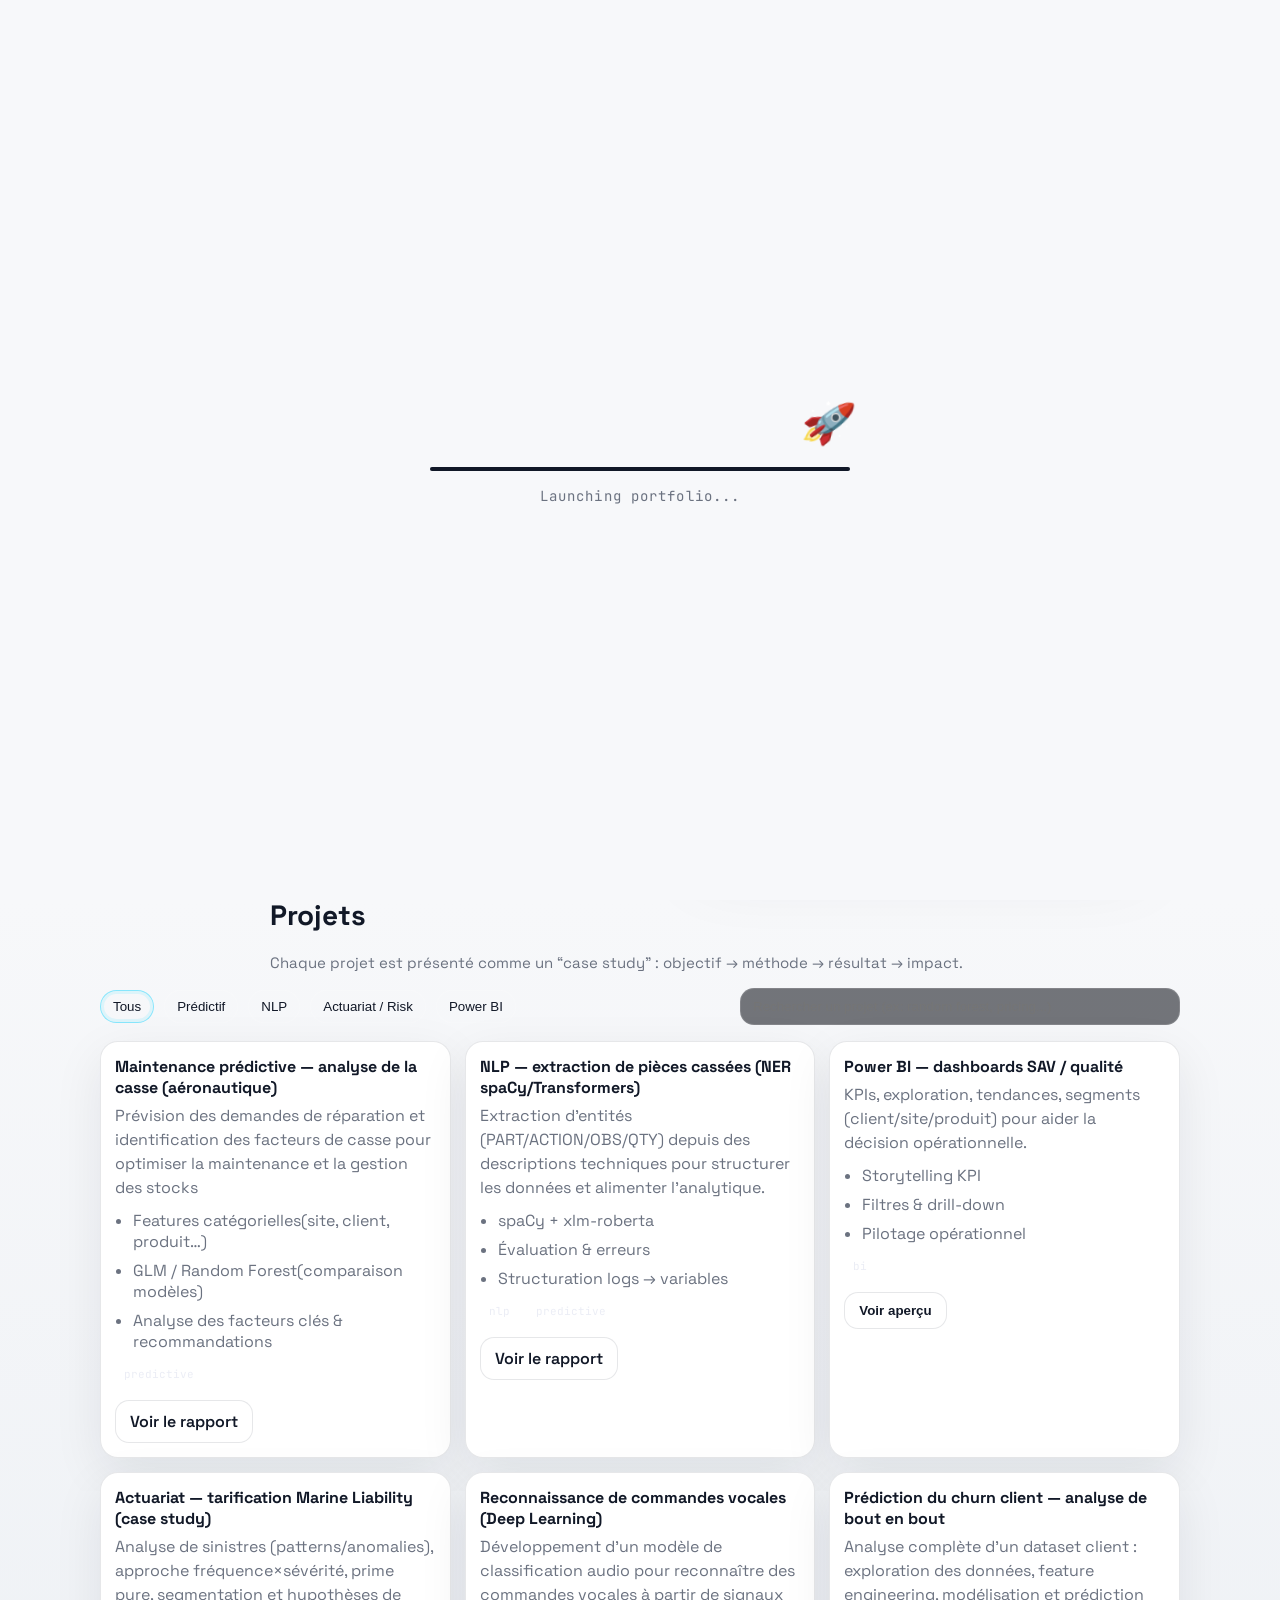
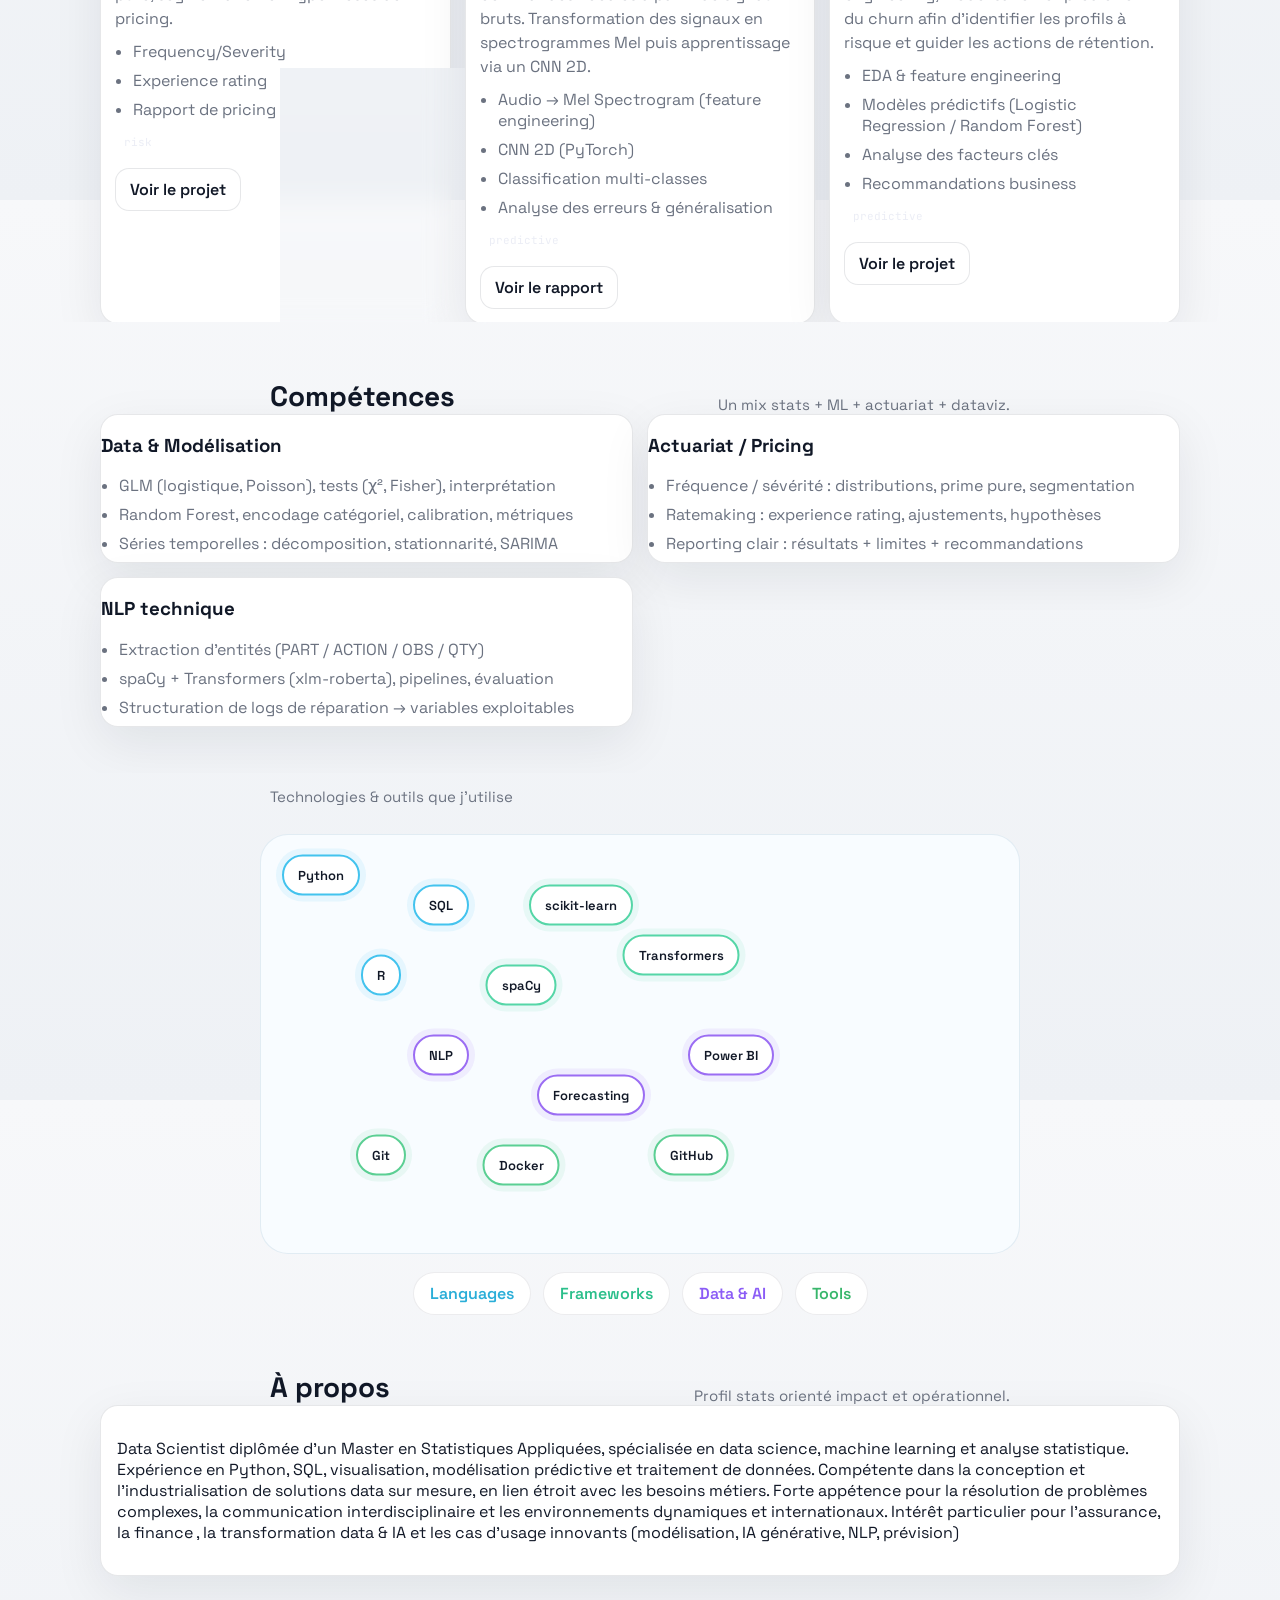
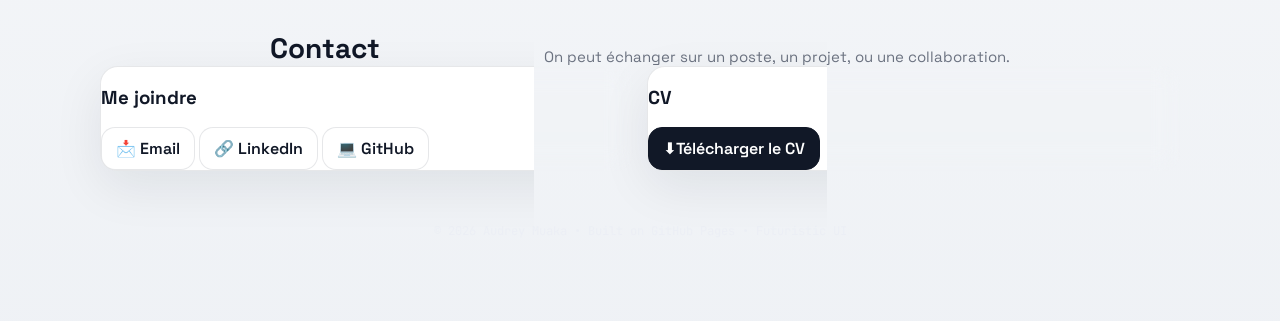
<file: index.html>
<!doctype html>
<html lang="fr" data-lang="fr">
<head>
  <meta charset="utf-8" />
  <meta name="viewport" content="width=device-width,initial-scale=1" />
  <meta name="description" content="Portfolio - Audrey Muaka | Data Scientist" />
  <title>Audrey Muaka — Portfolio</title>

  <link rel="preconnect" href="https://fonts.googleapis.com">
  <link rel="preconnect" href="https://fonts.gstatic.com" crossorigin>
  <link href="https://fonts.googleapis.com/css2?family=Space+Grotesk:wght@400;500;600;700&family=JetBrains+Mono:wght@400;500;700&display=swap" rel="stylesheet">

  <link rel="stylesheet" href="./style.css?v=20" />
</head>

<body>
  
  <!-- <div id="preloader">

  <div class="loader-content">

    <h1 class="loader-name">Audrey Muaka</h1>

    <div class="loader-bar">
      <div class="loader-progress"></div>
    </div>

  </div>

</div> -->

  <div id="preloader">
  <div class="loader-scene">
    <div class="rocket">🚀</div>
    <div class="loader-line"></div>
    <p class="loader-text">Launching portfolio...</p>
  </div>
</div>


  <!-- background effects -->
  <div class="bg-grid" aria-hidden="true"></div>
  <div class="bg-orb orb-1" aria-hidden="true"></div>
  <div class="bg-orb orb-2" aria-hidden="true"></div>
  <div class="noise" aria-hidden="true"></div>

  <header class="topbar">
    <div class="brand">
      <span class="logo-dot"></span>
      <span class="brand-name">Audrey Muaka</span>
      <span class="brand-tag">/ portfolio</span>
    </div>

  <!--  <nav class="nav">
      <a href="#projects" data-i18n="nav_projects">Projets</a>
      <a href="#skills" data-i18n="nav_skills">Compétences</a>
      <a href="#about" data-i18n="nav_about">À propos</a>
      <a href="#contact" data-i18n="nav_contact">Contact</a>

      <button class="btn btn-ghost" id="langBtn" type="button" aria-label="Language switch">
        FR / EN
      </button>
    </nav>-->

<nav class="nav">
  <button class="menu-toggle" id="menuToggle" type="button" aria-label="Ouvrir le menu">
    ☰
  </button>

  <div class="nav-links" id="navLinks">
    <a href="#projects" data-i18n="nav_projects">Projets</a>
    <a href="#skills" data-i18n="nav_skills">Compétences</a>
    <a href="#about" data-i18n="nav_about">À propos</a>
    <a href="#contact" data-i18n="nav_contact">Contact</a>

    <button class="btn btn-ghost" id="langBtn" type="button" aria-label="Language switch">
      FR / EN
    </button>
  </div>
</nav>
    
  </header>

  <main class="container">
    <!-- HERO -->
    <section class="hero">
      <div class="hero-left">
        <!-- <p class="eyebrow" data-i18n="hero_eyebrow">Data Scientist • Statistiques • NLP • Prédictif</p>-->

        <h1 class="title">
          <span id="heroType"></span>
           <!-- <span class="cursor" aria-hidden="true"></span> -->
        </h1>

       <!-- <p class="subtitle" data-i18n="hero_subtitle">
          Focus : maintenance prédictive (aéronautique), extraction d’informations (NLP),
          modélisation (GLM/RF), séries temporelles, dashboards Power BI, et projets actuariat (pricing).
        </p> -->

      <!--  <div class="typing">
          <span class="mono" data-i18n="hero_now">Actuellement :</span>
          <span class="mono" id="typeTarget"></span>
          <span class="cursor" aria-hidden="true"></span>  
        </div>-->

        <div class="hero-cta">
          <a class="btn btn-primary" href="#projects" data-i18n="hero_cta_projects">Voir les projets</a>
          <a class="btn btn-glass" href="#contact" data-i18n="hero_cta_contact">Me contacter</a>
        </div>
      </div>
<!--
        <div class="chips">
          <span class="chip">Python</span>
          <span class="chip">R</span>
          <span class="chip">Power BI</span>
          <span class="chip">spaCy / Transformers</span>
          <span class="chip">GLM</span>
          <span class="chip">Random Forest</span>
        </div>
      </div>
-->
      
      <div class="hero-right">
        <div class="hero-visual">
          <img src="data-hero.png" alt="Illustration data scientist" class="hero-illustration">
        </div>
      </div>
    </section>
 <!--       
      <div class="hero-right">
        <div class="card glass profile-card">
          <div class="profile-top">
            <div class="avatar" aria-hidden="true">
              <div class="avatar-ring"></div>
              <div class="avatar-core"></div>
            </div>
            <div>
              <p class="name">Audrey Muaka</p>
              <p class="role mono" data-i18n="hero_role">Data Scientist • Statistiques</p>
            </div>
          </div>

          <div class="divider"></div>

          <div class="kv">
            <div class="kv-row">
              <span class="kv-k mono" data-i18n="kv_specialties_k">Spécialités</span>
              <span class="kv-v" data-i18n="kv_specialties_v">Prédictif • NLP • QA data • Time series • Pricing</span>
            </div>
            <div class="kv-row">
              <span class="kv-k mono" data-i18n="kv_domains_k">Domaines</span>
              <span class="kv-v" data-i18n="kv_domains_v">Aéronautique • Risk/Assurance • Industrie</span>
            </div>
            <div class="kv-row">
              <span class="kv-k mono" data-i18n="kv_stack_k">Stack</span>
              <span class="kv-v">pandas • scikit-learn • spaCy • Power BI • SQL</span>
            </div>
          </div>

          <div class="divider"></div>

          <div class="quicklinks">
           
            <a class="ql" href="#" target="_blank" rel="noreferrer" data-i18n="link_linkedin">LinkedIn</a>
            <a class="ql" href="https://github.com/admmuaka" target="_blank" rel="noreferrer">GitHub</a>
            <a class="ql" href="#contact" data-i18n="link_email">Email</a>
          </div>
        </div>

        <div class="card glass mini-stats">
          <div class="stat">
            <p class="stat-k mono" data-i18n="stat_projects_k">Projets</p>
            <p class="stat-v" id="statProjects">—</p>
          </div>
          <div class="stat">
            <p class="stat-k mono" data-i18n="stat_focus_k">Focus</p>
            <p class="stat-v" data-i18n="stat_focus_v">Predictive / Actuarial</p>
          </div>
          <div class="stat">
            <p class="stat-k mono" data-i18n="stat_avail_k">Expérience</p>
            <p class="stat-v" data-i18n="stat_avail_v">CDI / CDD / VIE</p>
          </div>
        </div>
      </div>
    </section>
-->
   
    <!-- PROJECTS -->
    <section id="projects" class="section">
      <div class="section-head">
        <h2 data-i18n="projects_title">Projets</h2>
        <p class="section-sub" data-i18n="projects_sub">
          Chaque projet est présenté comme un “case study” : objectif → méthode → résultat → impact.
        </p>
      </div>

      <div class="toolbar">
        <div class="filters">
          <button class="pill active" data-filter="all" data-i18n="filter_all">Tous</button>
          <button class="pill" data-filter="predictive" data-i18n="filter_predictive">Prédictif</button>
          <button class="pill" data-filter="nlp" data-i18n="filter_nlp">NLP</button>
          <button class="pill" data-filter="risk" data-i18n="filter_risk">Actuariat / Risk</button>
          <button class="pill" data-filter="bi" data-i18n="filter_bi">Power BI</button>
        </div>
        <div class="search">
          <input id="searchInput" type="search" data-i18n-placeholder="search_placeholder" placeholder="Rechercher un projet (ex: random forest, pricing...)" />
        </div>
      </div>

      <div class="grid" id="projectsGrid" aria-live="polite"></div>
    </section>

    <!-- SKILLS -->
    <section id="skills" class="section">
      <div class="section-head">
        <h2 data-i18n="skills_title">Compétences</h2>
        <p class="section-sub" data-i18n="skills_sub">Un mix stats + ML + actuariat + dataviz.</p>
      </div>

      <div class="grid-2">
        <div class="card glass">
          <h3 data-i18n="skills_modeling_title">Data & Modélisation</h3>
          <ul class="list">
            <li data-i18n="skills_modeling_1">GLM (logistique, Poisson), tests (χ², Fisher), interprétation</li>
            <li data-i18n="skills_modeling_2">Random Forest, encodage catégoriel, calibration, métriques</li>
            <li data-i18n="skills_modeling_3">Séries temporelles : décomposition, stationnarité, SARIMA</li>
          </ul>
        </div>

        <div class="card glass">
          <h3 data-i18n="skills_act_title">Actuariat / Pricing</h3>
          <ul class="list">
            <li data-i18n="skills_act_1">Fréquence / sévérité : distributions, prime pure, segmentation</li>
            <li data-i18n="skills_act_2">Ratemaking : experience rating, ajustements, hypothèses</li>
            <li data-i18n="skills_act_3">Reporting clair : résultats + limites + recommandations</li>
          </ul>
        </div>

        <div class="card glass">
          <h3 data-i18n="skills_nlp_title">NLP technique</h3>
          <ul class="list">
            <li data-i18n="skills_nlp_1">Extraction d’entités (PART / ACTION / OBS / QTY)</li>
            <li data-i18n="skills_nlp_2">spaCy + Transformers (xlm-roberta), pipelines, évaluation</li>
            <li data-i18n="skills_nlp_3">Structuration de logs de réparation → variables exploitables</li>
          </ul>
        </div>

       <!-- <div class="card glass">
          <h3 data-i18n="skills_tools_title">Outils</h3>
          <div class="badges">
            <span class="badge">Python</span>
            <span class="badge">R</span>
            <span class="badge">SQL</span>
            <span class="badge">pandas</span>
            <span class="badge">scikit-learn</span>
            <span class="badge">spaCy</span>
            <span class="badge">Power BI</span>
            <span class="badge">Git</span>
            <span class="badge">Docker</span>
          </div> 
        </div> -->
      </div>
    </section>


    <!-- SKILLS NETWORK -->

  <section id="skills-network" class="section">
  <div class="section-head">
    <!--<h2>Compétences</h2> -->
    <p class="section-sub" data-i18n="skills_tools_title">Technologies & outils que j’utilise</p>
  </div>

  <div class="skills-map">
    <div class="skill-node lang" style="top: 40px; left: 60px;">Python</div>
    <div class="skill-node lang" style="top: 70px; left: 180px;">SQL</div>
    <div class="skill-node lang" style="top: 140px; left: 120px;">R</div>

    <div class="skill-node framework" style="top: 70px; left: 320px;">scikit-learn</div>
    <div class="skill-node framework" style="top: 150px; left: 260px;">spaCy</div>
    <div class="skill-node framework" style="top: 120px; left: 420px;">Transformers</div>

    <div class="skill-node data" style="top: 220px; left: 180px;">NLP</div>
    <div class="skill-node data" style="top: 260px; left: 330px;">Forecasting</div>
    <div class="skill-node data" style="top: 220px; left: 470px;">Power BI</div>

    <div class="skill-node tool" style="top: 320px; left: 120px;">Git</div>
    <div class="skill-node tool" style="top: 330px; left: 260px;">Docker</div>
    <div class="skill-node tool" style="top: 320px; left: 430px;">GitHub</div>

    <svg class="skills-lines" viewBox="0 0 700 420" preserveAspectRatio="none">
      <line x1="90" y1="60" x2="210" y2="90" />
      <line x1="210" y1="90" x2="150" y2="160" />
      <line x1="210" y1="90" x2="350" y2="95" />
      <line x1="350" y1="95" x2="290" y2="175" />
      <line x1="350" y1="95" x2="450" y2="140" />
      <line x1="290" y1="175" x2="210" y2="245" />
      <line x1="290" y1="175" x2="360" y2="285" />
      <line x1="450" y1="140" x2="500" y2="245" />
      <line x1="210" y1="245" x2="150" y2="345" />
      <line x1="360" y1="285" x2="280" y2="350" />
      <line x1="500" y1="245" x2="460" y2="340" />
      <line x1="150" y1="345" x2="280" y2="350" />
      <line x1="280" y1="350" x2="460" y2="340" />
    </svg>
  </div>

  <div class="skills-legend">
    <span class="legend-pill lang">Languages</span>
    <span class="legend-pill framework">Frameworks</span>
    <span class="legend-pill data">Data & AI</span>
    <span class="legend-pill tool">Tools</span>
  </div>
</section>




    

    <!-- ABOUT -->
    <section id="about" class="section">
      <div class="section-head">
        <h2 data-i18n="about_title">À propos</h2>
        <p class="section-sub" data-i18n="about_sub">Profil stats orienté impact et opérationnel.</p>
      </div>

      <div class="card glass about">
        <p data-i18n="about_p1">
          Data Scientist diplômée d’un Master en Statistiques Appliquées, spécialisée en data science, machine learning et analyse statistique.<br><br>
Expérience en Python, SQL, visualisation, modélisation prédictive et traitement de données. Compétente dans la conception et l’industrialisation de solutions data sur mesure, en lien étroit avec les besoins métiers.<br><br>
Forte appétence pour la résolution de problèmes complexes, la communication interdisciplinaire et les environnements dynamiques et internationaux.<br><br>
Intérêt particulier pour l’assurance, la finance , la transformation data & IA et les cas d’usage innovants (modélisation, IA générative, NLP, prévision)
        </p>
        <p class="mono tiny" data-i18n="about_hint">
    
        </p>
      </div>
    </section>
 

    <!-- CONTACT -->
    <section id="contact" class="section">
      <div class="section-head">
        <h2 data-i18n="contact_title">Contact</h2>
        <p class="section-sub" data-i18n="contact_sub">On peut échanger sur un poste, un projet, ou une collaboration.</p>
      </div>

      <div class="grid-2">
        <div class="card glass">
          <h3 data-i18n="contact_reach_title">Me joindre</h3>
          <!--<p class="muted" data-i18n="contact_reach_sub">Remplace les liens ci-dessous par les tiens :</p>-->
          <div class="contact-links">
            <a class="btn btn-glass" href="mailto:audrey.muaka09@gmail.com">📩 Email</a>
            <a class="btn btn-glass" href="https://www.linkedin.com/in/audreyy761b5" target="_blank" rel="noreferrer">🔗 LinkedIn</a>
            <a class="btn btn-glass" href="https://github.com/admmuaka" target="_blank" rel="noreferrer">💻 GitHub</a>
          </div>
        </div>

        <div class="card glass">
          <h3>CV</h3>
          <p class="muted" data-i18n="cv_sub">
            <!--Mon CV -->
          </p>
          <a class="btn btn-primary" id="cvBtn" href="CV_Audrey.pdf" target="_blank">
            ⬇️ <span data-i18n="cv_download">Télécharger le CV</span>
          </a>
        </div>
      </div>
    </section>

    <footer class="footer">
      <p class="mono tiny">© <span id="year"></span> Audrey Muaka • Built on GitHub Pages • Futuristic UI</p>
    </footer>
  </main>

  <script src="./script.js"></script>
</body>
</html>
</file>
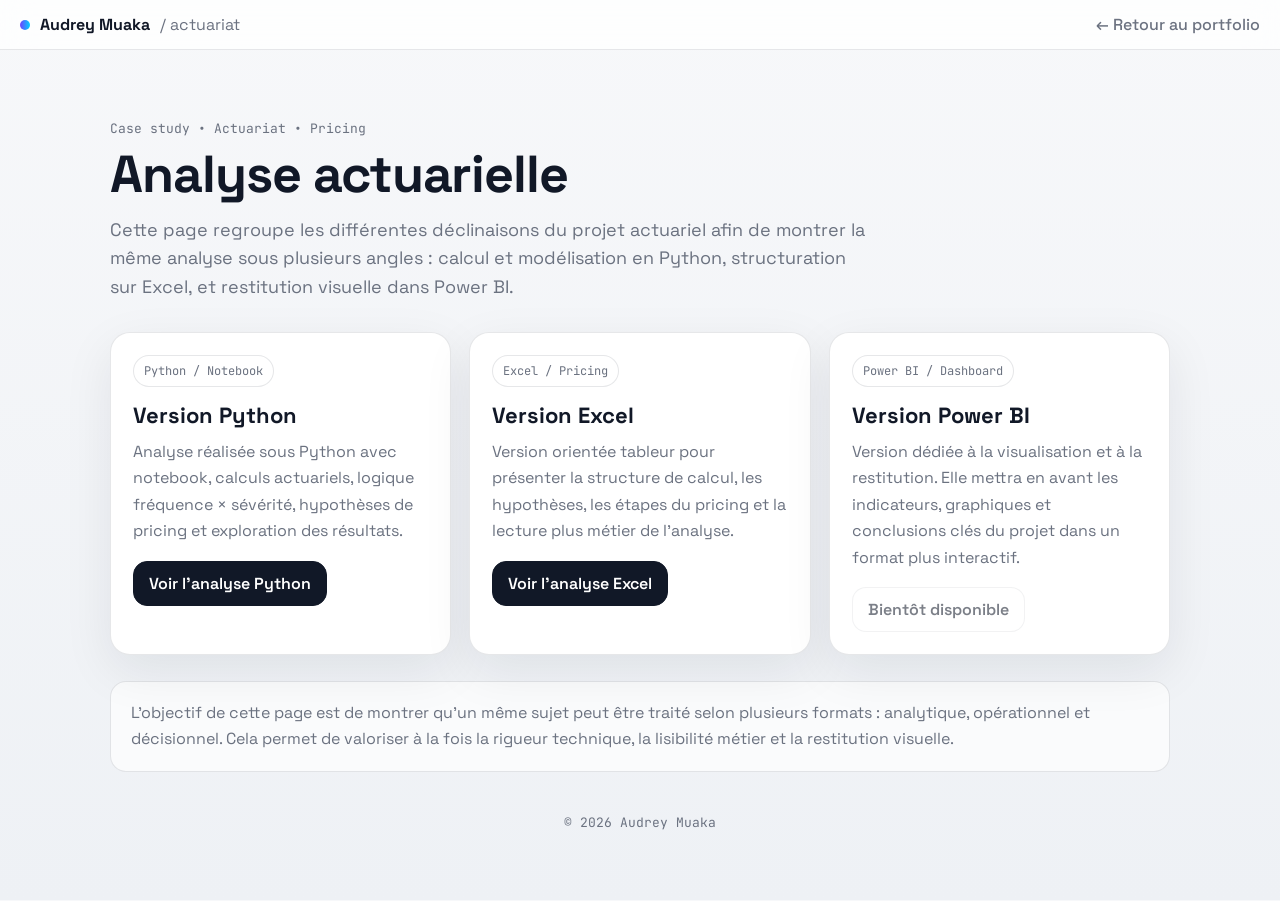
<file: Actuariat.html>
<!doctype html>
<html lang="fr">
<head>
  <meta charset="utf-8" />
  <meta name="viewport" content="width=device-width,initial-scale=1" />
  <meta name="description" content="Analyse actuarielle - Audrey Muaka" />
  <title>Analyse actuarielle — Audrey Muaka</title>

  <link rel="preconnect" href="https://fonts.googleapis.com">
  <link rel="preconnect" href="https://fonts.gstatic.com" crossorigin>
  <link href="https://fonts.googleapis.com/css2?family=Space+Grotesk:wght@400;500;600;700&family=JetBrains+Mono:wght@400;500;700&display=swap" rel="stylesheet">

  <style>
    :root{
      --bg:#F7F8FA;
      --bg2:#EEF1F5;
      --text:#111827;
      --muted:#6B7280;
      --card:#FFFFFF;
      --border:rgba(17,24,39,.10);
      --primary:#111827;
      --secondary:#4B5563;
      --sans:"Space Grotesk", system-ui, sans-serif;
      --mono:"JetBrains Mono", monospace;
      --r:20px;
    }

    *{box-sizing:border-box}
    html,body{height:100%}
    body{
      margin:0;
      font-family:var(--sans);
      color:var(--text);
      background:linear-gradient(180deg,var(--bg),var(--bg2));
    }

    .container{
      max-width:1100px;
      margin:0 auto;
      padding:40px 20px 70px;
    }

    .topbar{
      position:sticky;
      top:0;
      z-index:10;
      display:flex;
      align-items:center;
      justify-content:space-between;
      padding:14px 20px;
      background:rgba(255,255,255,.78);
      border-bottom:1px solid var(--border);
      backdrop-filter:blur(14px);
    }

    .brand{
      display:flex;
      align-items:center;
      gap:10px;
      text-decoration:none;
      color:var(--text);
    }

    .logo-dot{
      width:10px;
      height:10px;
      border-radius:999px;
      background:linear-gradient(90deg,#6e42ff,#00d1ff);
    }

    .brand-name{font-weight:700}
    .brand-tag{color:var(--muted)}

    .back-link{
      text-decoration:none;
      color:var(--muted);
      font-weight:500;
    }

    .back-link:hover{color:var(--text)}

    .hero{
      margin-top:30px;
      margin-bottom:30px;
    }

    .eyebrow{
      margin:0 0 10px;
      color:var(--muted);
      font-family:var(--mono);
      font-size:13px;
    }

    h1{
      margin:0 0 14px;
      font-size:clamp(32px,5vw,52px);
      line-height:1.05;
      letter-spacing:-.02em;
    }

    .subtitle{
      max-width:760px;
      color:var(--muted);
      font-size:18px;
      line-height:1.6;
      margin:0;
    }

    .grid{
      display:grid;
      grid-template-columns:repeat(3,1fr);
      gap:18px;
      margin-top:26px;
    }

    @media (max-width: 900px){
      .grid{grid-template-columns:1fr}
    }

    .card{
      background:var(--card);
      border:1px solid var(--border);
      border-radius:var(--r);
      box-shadow:0 16px 50px rgba(15,23,42,.08);
      padding:22px;
    }

    .card h3{
      margin:0 0 10px;
      font-size:22px;
    }

    .card p{
      margin:0 0 16px;
      color:var(--muted);
      line-height:1.65;
    }

    .tag{
      display:inline-block;
      margin-bottom:14px;
      padding:7px 10px;
      border-radius:999px;
      font-size:12px;
      font-family:var(--mono);
      border:1px solid var(--border);
      background:#fff;
      color:var(--muted);
    }

    .btn{
      display:inline-flex;
      align-items:center;
      justify-content:center;
      padding:11px 15px;
      border-radius:14px;
      text-decoration:none;
      font-weight:600;
      border:1px solid var(--border);
      background:rgba(255,255,255,.9);
      color:var(--text);
    }

    .btn:hover{
      transform:translateY(-1px);
    }

    .btn-primary{
      background:#111827;
      border-color:#111827;
      color:#fff;
    }

    .btn-disabled{
      opacity:.55;
      cursor:not-allowed;
      pointer-events:none;
    }

    .section-note{
      margin-top:26px;
      padding:18px 20px;
      border-radius:16px;
      border:1px solid var(--border);
      background:rgba(255,255,255,.65);
      color:var(--muted);
      line-height:1.65;
    }

    .footer{
      margin-top:42px;
      text-align:center;
      color:var(--muted);
      font-size:13px;
      font-family:var(--mono);
    }
  </style>
</head>
<body>
  <header class="topbar">
    <a href="index.html" class="brand">
      <span class="logo-dot"></span>
      <span class="brand-name">Audrey Muaka</span>
      <span class="brand-tag">/ actuariat</span>
    </a>

    <a href="index.html" class="back-link">← Retour au portfolio</a>
  </header>

  <main class="container">
    <section class="hero">
      <p class="eyebrow">Case study • Actuariat • Pricing</p>
      <h1>Analyse actuarielle</h1>
      <p class="subtitle">
        Cette page regroupe les différentes déclinaisons du projet actuariel afin de montrer la même analyse
        sous plusieurs angles : calcul et modélisation en Python, structuration sur Excel, et restitution
        visuelle dans Power BI.
      </p>
    </section>

    <section class="grid">
      <article class="card">
        <span class="tag">Python / Notebook</span>
        <h3>Version Python</h3>
        <p>
          Analyse réalisée sous Python avec notebook, calculs actuariels, logique fréquence × sévérité,
          hypothèses de pricing et exploration des résultats.
        </p>
        <a class="btn btn-primary" href="https://nbviewer.org/github/admmuaka/admmuaka.github.io/blob/main/actuaria.ipynb" target="_blank" rel="noreferrer">
          Voir l’analyse Python
        </a>
      </article>

      <article class="card">
        <span class="tag">Excel / Pricing</span>
        <h3>Version Excel</h3>
        <p>
          Version orientée tableur pour présenter la structure de calcul, les hypothèses, les étapes du pricing
          et la lecture plus métier de l’analyse.
        </p>
        <a class="btn btn-primary" href="Actuarial_analysis.xlsx" target="_blank">
          Voir l'analyse Excel
        </a>
      </article>

      <article class="card">
        <span class="tag">Power BI / Dashboard</span>
        <h3>Version Power BI</h3>
        <p>
          Version dédiée à la visualisation et à la restitution. Elle mettra en avant les indicateurs,
          graphiques et conclusions clés du projet dans un format plus interactif.
        </p>
        <a class="btn btn-disabled" href="#">
          Bientôt disponible
        </a>
      </article>
    </section>

    <div class="section-note">
      L’objectif de cette page est de montrer qu’un même sujet peut être traité selon plusieurs formats :
      analytique, opérationnel et décisionnel. Cela permet de valoriser à la fois la rigueur technique,
      la lisibilité métier et la restitution visuelle.
    </div>

    <footer class="footer">
      © <span id="year"></span> Audrey Muaka
    </footer>
  </main>

  <script>
    document.getElementById("year").textContent = new Date().getFullYear();
  </script>
</body>
</html>
</file>
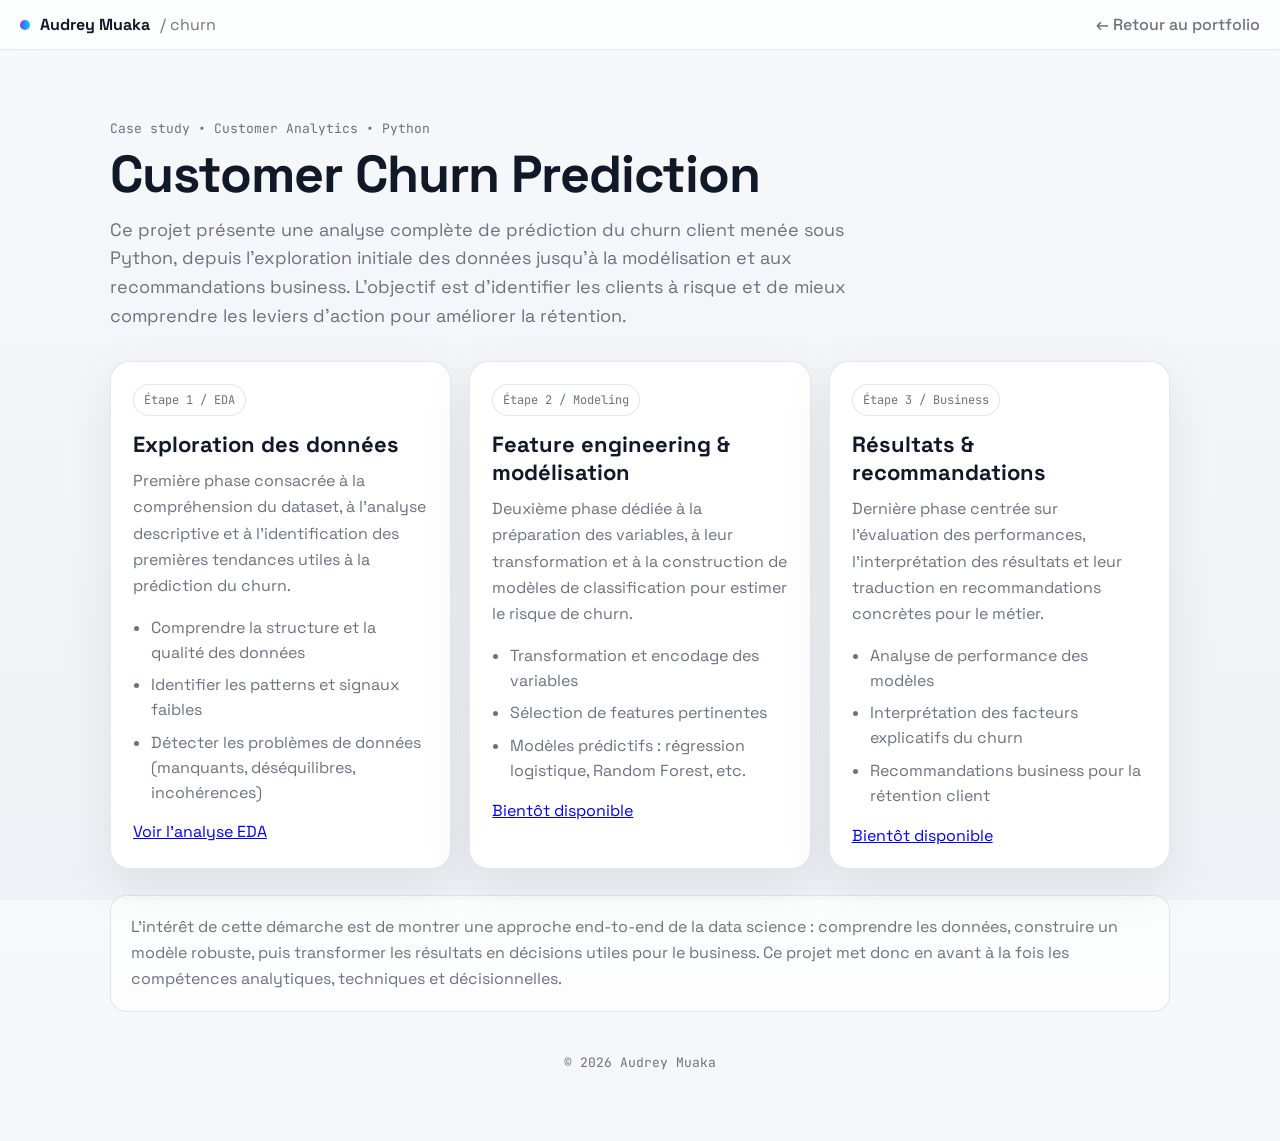
<file: Churn.html>
<!doctype html>
<html lang="fr">
<head>
  <meta charset="utf-8" />
  <meta name="viewport" content="width=device-width,initial-scale=1" />
  <meta name="description" content="Customer Churn Prediction - Audrey Muaka" />
  <title>Customer Churn Prediction — Audrey Muaka</title>

  <link rel="preconnect" href="https://fonts.googleapis.com">
  <link rel="preconnect" href="https://fonts.gstatic.com" crossorigin>
  <link href="https://fonts.googleapis.com/css2?family=Space+Grotesk:wght@400;500;600;700&family=JetBrains+Mono:wght@400;500;700&display=swap" rel="stylesheet">

  <style>
    :root{
      --bg:#F7F8FA;
      --bg2:#EEF1F5;
      --text:#111827;
      --muted:#6B7280;
      --card:#FFFFFF;
      --border:rgba(17,24,39,.10);
      --primary:#111827;
      --sans:"Space Grotesk", system-ui, sans-serif;
      --mono:"JetBrains Mono", monospace;
      --r:20px;
    }

    *{box-sizing:border-box}
    html,body{height:100%}
    body{
      margin:0;
      font-family:var(--sans);
      color:var(--text);
      background:linear-gradient(180deg,var(--bg),var(--bg2));
    }

    .container{
      max-width:1100px;
      margin:0 auto;
      padding:40px 20px 70px;
    }

    .topbar{
      position:sticky;
      top:0;
      z-index:10;
      display:flex;
      align-items:center;
      justify-content:space-between;
      padding:14px 20px;
      background:rgba(255,255,255,.78);
      border-bottom:1px solid var(--border);
      backdrop-filter:blur(14px);
    }

    .brand{
      display:flex;
      align-items:center;
      gap:10px;
      text-decoration:none;
      color:var(--text);
    }

    .logo-dot{
      width:10px;
      height:10px;
      border-radius:999px;
      background:linear-gradient(90deg,#6e42ff,#00d1ff);
    }

    .brand-name{font-weight:700}
    .brand-tag{color:var(--muted)}

    .back-link{
      text-decoration:none;
      color:var(--muted);
      font-weight:500;
    }

    .back-link:hover{color:var(--text)}

    .hero{
      margin-top:30px;
      margin-bottom:30px;
    }

    .eyebrow{
      margin:0 0 10px;
      color:var(--muted);
      font-family:var(--mono);
      font-size:13px;
    }

    h1{
      margin:0 0 14px;
      font-size:clamp(32px,5vw,52px);
      line-height:1.05;
      letter-spacing:-.02em;
    }

    .subtitle{
      max-width:780px;
      color:var(--muted);
      font-size:18px;
      line-height:1.6;
      margin:0;
    }

    .grid{
      display:grid;
      grid-template-columns:repeat(3,1fr);
      gap:18px;
      margin-top:26px;
    }

    @media (max-width: 900px){
      .grid{grid-template-columns:1fr}
    }

    .card{
      background:var(--card);
      border:1px solid var(--border);
      border-radius:var(--r);
      box-shadow:0 16px 50px rgba(15,23,42,.08);
      padding:22px;
    }

    .tag{
      display:inline-block;
      margin-bottom:14px;
      padding:7px 10px;
      border-radius:999px;
      font-size:12px;
      font-family:var(--mono);
      border:1px solid var(--border);
      background:#fff;
      color:var(--muted);
    }

    .card h3{
      margin:0 0 10px;
      font-size:22px;
    }

    .card p{
      margin:0 0 16px;
      color:var(--muted);
      line-height:1.65;
    }

    .list{
      margin:0;
      padding-left:18px;
      color:var(--muted);
    }

    .list li{
      margin:8px 0;
      line-height:1.55;
    }

    .section-note{
      margin-top:26px;
      padding:18px 20px;
      border-radius:16px;
      border:1px solid var(--border);
      background:rgba(255,255,255,.65);
      color:var(--muted);
      line-height:1.65;
    }

    .footer{
      margin-top:42px;
      text-align:center;
      color:var(--muted);
      font-size:13px;
      font-family:var(--mono);
    }
  </style>
</head>
<body>
  <header class="topbar">
    <a href="index.html" class="brand">
      <span class="logo-dot"></span>
      <span class="brand-name">Audrey Muaka</span>
      <span class="brand-tag">/ churn</span>
    </a>

    <a href="index.html" class="back-link">← Retour au portfolio</a>
  </header>

  <main class="container">
    <section class="hero">
      <p class="eyebrow">Case study • Customer Analytics • Python</p>
      <h1>Customer Churn Prediction</h1>
      <p class="subtitle">
        Ce projet présente une analyse complète de prédiction du churn client menée sous Python,
        depuis l’exploration initiale des données jusqu’à la modélisation et aux recommandations business.
        L’objectif est d’identifier les clients à risque et de mieux comprendre les leviers d’action
        pour améliorer la rétention.
      </p>
    </section>

    <section class="grid">
      <article class="card">
        <span class="tag">Étape 1 / EDA</span>
        <h3>Exploration des données</h3>
        <p>
          Première phase consacrée à la compréhension du dataset, à l’analyse descriptive
          et à l’identification des premières tendances utiles à la prédiction du churn.
        </p>
        <ul class="list">
          <li>Comprendre la structure et la qualité des données</li>
          <li>Identifier les patterns et signaux faibles</li>
          <li>Détecter les problèmes de données (manquants, déséquilibres, incohérences)</li>
        </ul>
        <div style="margin-top:16px;">
          <a class="btn btn-primary" href="https://nbviewer.org/github/admmuaka/admmuaka.github.io/blob/main/Customer_Churn_Prediction_EDA.ipynb" target="_blank" rel="noreferrer">

            Voir l’analyse EDA
          </a>
        </div>
      </article>

      <article class="card">
        <span class="tag">Étape 2 / Modeling</span>
        <h3>Feature engineering & modélisation</h3>
        <p>
          Deuxième phase dédiée à la préparation des variables, à leur transformation et à la construction
          de modèles de classification pour estimer le risque de churn.
        </p>
        <ul class="list">
          <li>Transformation et encodage des variables</li>
          <li>Sélection de features pertinentes</li>
          <li>Modèles prédictifs : régression logistique, Random Forest, etc.</li>
        </ul>
        <div style="margin-top:16px;">
          <a class="btn btn-disabled" href="#">
            Bientôt disponible
          </a>
        </div>
      </article>

      <article class="card">
        <span class="tag">Étape 3 / Business</span>
        <h3>Résultats & recommandations</h3>
        <p>
          Dernière phase centrée sur l’évaluation des performances, l’interprétation des résultats
          et leur traduction en recommandations concrètes pour le métier.
        </p>
        <ul class="list">
          <li>Analyse de performance des modèles</li>
          <li>Interprétation des facteurs explicatifs du churn</li>
          <li>Recommandations business pour la rétention client</li>
        </ul>
          <div style="margin-top:16px;">
            <a class="btn btn-disabled" href="#">
              Bientôt disponible
            </a>
          </div>
      </article>
    </section>

    <div class="section-note">
      L’intérêt de cette démarche est de montrer une approche end-to-end de la data science :
      comprendre les données, construire un modèle robuste, puis transformer les résultats en décisions
      utiles pour le business. Ce projet met donc en avant à la fois les compétences analytiques,
      techniques et décisionnelles.
    </div>

    <footer class="footer">
      © <span id="year"></span> Audrey Muaka
    </footer>
  </main>

  <script>
    document.getElementById("year").textContent = new Date().getFullYear();
  </script>
</body>
</html>
</file>
<file: style.css>
:root{
  --bg:#FFFFFF;
  --bg2:#F4F6FA;

  --text:#111827;
  --txt: var(--text);
  --muted:#6B7280;

  --card:#FFFFFF;
  --border:rgba(0,0,0,.08);

  --primary:#4F46E5;    /* petite touche couleur */
  --secondary:#22C55E;  /* accent léger */

  --sans:"Space Grotesk", system-ui, sans-serif;
  --mono:"JetBrains Mono", monospace;
  --r:18px;
}
*{box-sizing:border-box}
html,body{height:100%}
body{
  margin:0;
  font-family:var(--sans);
  color:var(--txt);
  background: radial-gradient(1100px 700px at 20% 20%, rgba(110,66,255,.25), transparent 60%),
              radial-gradient(900px 700px at 80% 40%, rgba(0,209,255,.18), transparent 55%),
              radial-gradient(1200px 900px at 40% 90%, rgba(0,255,163,.10), transparent 60%),
              var(--bg);
  overflow-x:hidden;
}

.bg-grid{
  position:fixed; inset:0;
  background-image: linear-gradient(rgba(255,255,255,.05) 1px, transparent 1px),
                    linear-gradient(90deg, rgba(255,255,255,.05) 1px, transparent 1px);
  background-size: 44px 44px;
  mask-image: radial-gradient(closest-side, rgba(0,0,0,.75), transparent);
  opacity:.35;
  pointer-events:none;
}
.bg-orb{
  position:fixed; width:520px; height:520px; border-radius:999px;
  filter: blur(40px);
  opacity:.35;
  pointer-events:none;
}
.orb-1{left:-120px; top:120px; background:rgba(110,66,255,.65)}
.orb-2{right:-140px; top:260px; background:rgba(0,209,255,.55)}
.noise{
  position:fixed; inset:0; pointer-events:none; opacity:.06;
  background-image:url("data:image/svg+xml,%3Csvg xmlns='http://www.w3.org/2000/svg' width='180' height='180'%3E%3Cfilter id='n'%3E%3CfeTurbulence type='fractalNoise' baseFrequency='.9' numOctaves='3' stitchTiles='stitch'/%3E%3C/filter%3E%3Crect width='180' height='180' filter='url(%23n)' opacity='.55'/%3E%3C/svg%3E");
}

.container{max-width:1120px; margin:0 auto; padding:92px 20px 70px}

/*.topbar{
  position:sticky; top:0; z-index:10;
  display:flex; align-items:center; justify-content:space-between;
  padding:14px 20px;
  backdrop-filter: blur(12px);
  background:rgba(7,10,18,.55);
  border-bottom:1px solid rgba(255,255,255,.08);
} */

.topbar{
  position:sticky;
  top:0;
  z-index:10;
  position:relative;
  display:flex;
  align-items:center;
  justify-content:space-between;
  padding:14px 20px;
  backdrop-filter: blur(12px);
  background:rgba(7,10,18,.55);
  border-bottom:1px solid rgba(255,255,255,.08);
}
.brand{display:flex; align-items:center; gap:10px}
.logo-dot{width:10px; height:10px; border-radius:999px; background:linear-gradient(90deg,#6e42ff,#00d1ff)}
.brand-name{font-weight:700}
.brand-tag{color:var(--muted)}
.nav{display:flex; align-items:center; gap:14px; flex-wrap:wrap}
.nav a{color:var(--muted); text-decoration:none}
.nav a:hover{color:var(--txt)}

.mono{font-family:var(--mono)}
.tiny{font-size:12px}
.muted{color:var(--muted)}

/*.hero{display:grid; grid-template-columns: 1.3fr 1fr; gap:26px; align-items:start; padding-top:18px}*/
.hero{display:grid; grid-template-columns: 1fr 1fr; gap:40px; align-items:center; padding-top:40px}

@media (max-width: 920px){ .hero{grid-template-columns:1fr} }

.eyebrow{color:var(--muted); margin:0 0 12px}
/*.title{font-size:44px; line-height:1.02; margin:0 0 14px; letter-spacing:-.02em} */
/*.title{font-size: clamp(32px, 5vw, 44px); line-height:1.05; margin:0 0 14px; letter-spacing:-.02em; height: 5.8em;} */
/*@media (max-width: 560px){ .title{font-size:40px} } */

.neon{
  background: linear-gradient(90deg, #6e42ff, #00d1ff);
  -webkit-background-clip:text;
  background-clip:text;
  color:transparent;
}
.subtitle{color:var(--muted); margin:0 0 16px; max-width:58ch}

.typing{display:flex; gap:10px; align-items:center; margin:10px 0 16px}
/*.cursor{width:10px; height:18px; display:inline-block; background:rgba(233,236,244,.9); animation:blink 1s steps(1) infinite}*/
@keyframes blink{50%{opacity:0}}

.hero-cta{display:flex; gap:12px; flex-wrap:wrap; margin:8px 0 14px}

.chips{display:flex; gap:10px; flex-wrap:wrap}
.chip{
  padding:8px 12px;
  border-radius:999px;
  border:1px solid rgba(255,255,255,.12);
  background:rgba(255,255,255,.05);
  font-size:13px;
}

.card{
  border-radius: var(--r);
  border:1px solid rgba(255,255,255,.10);
  background: var(--card);
  box-shadow: 0 20px 60px rgba(0,0,0,.35);
}
.glass{backdrop-filter: blur(12px)}
.profile-card{padding:16px}
.profile-top{display:flex; gap:14px; align-items:center}
.avatar{position:relative; width:44px; height:44px}
.avatar-ring{
  position:absolute; inset:-3px; border-radius:999px;
  background: conic-gradient(from 180deg, #6e42ff, #00d1ff, #6e42ff);
  filter: blur(.2px);
}
.avatar-core{
  position:absolute; inset:5px; border-radius:999px; background:rgba(7,10,18,.9);
  border:1px solid rgba(255,255,255,.18);
}
.name{margin:0; font-weight:700}
.role{margin:2px 0 0; color:var(--muted)}
.divider{height:1px; background:rgba(255,255,255,.10); margin:14px 0}

.kv{display:flex; flex-direction:column; gap:10px}
.kv-row{display:flex; justify-content:space-between; gap:14px}
.kv-k{color:var(--muted)}
.kv-v{color:var(--txt); text-align:right}

.quicklinks{display:flex; gap:12px; flex-wrap:wrap}
.ql{color:var(--txt); text-decoration:none; padding:8px 10px; border-radius:12px; border:1px solid rgba(255,255,255,.10); background:rgba(255,255,255,.04)}
.ql:hover{background:rgba(255,255,255,.07)}

.mini-stats{display:flex; gap:10px; padding:14px; margin-top:12px}
.stat{flex:1}
.stat-k{color:var(--muted); margin:0}
.stat-v{margin:6px 0 0; font-weight:700}

.section{margin-top:54px}
.section-head{display:flex; align-items:flex-end; justify-content:space-between; gap:14px; flex-wrap:wrap}
.section-head h2{margin:0; font-size:28px}
.section-sub{margin:6px 0 0; color:var(--muted)}

.toolbar{display:flex; gap:12px; align-items:center; justify-content:space-between; flex-wrap:wrap; margin:16px 0}
.filters{display:flex; gap:10px; flex-wrap:wrap}
.pill{
  border-radius:999px;
  border:1px solid rgba(255,255,255,.12);
  background:rgba(255,255,255,.05);
  color:var(--txt);
  padding:8px 12px;
  cursor:pointer;
}
.pill.active{border-color:rgba(0,209,255,.45); box-shadow: 0 0 0 3px rgba(0,209,255,.10) inset}
.search input{
  width:min(440px, 78vw);
  padding:10px 12px;
  border-radius:14px;
  border:1px solid rgba(255,255,255,.12);
  background:rgba(7,10,18,.55);
  color:var(--txt);
  outline:none;
}

.grid{display:grid; grid-template-columns:repeat(3, 1fr); gap:14px}
@media (max-width: 980px){ .grid{grid-template-columns:repeat(2,1fr)} }
@media (max-width: 640px){ .grid{grid-template-columns:1fr} }

.project{padding:14px}
.project h3{margin:0 0 6px; font-size:16px}
.project p{margin:0 0 10px; color:var(--muted); line-height:1.5}
.tags{display:flex; gap:8px; flex-wrap:wrap; margin-top:8px}
.tag{
  font-family:var(--mono);
  font-size:11px;
  padding:6px 8px;
  border-radius:999px;
  border:1px solid rgba(255,255,255,.12);
  background:rgba(255,255,255,.04);
  color:rgba(233,236,244,.92);
}

.grid-2{display:grid; grid-template-columns:repeat(2,1fr); gap:14px}
@media (max-width: 820px){ .grid-2{grid-template-columns:1fr} }

.list{margin:10px 0 0; padding-left:18px; color:var(--muted)}
.list li{margin:8px 0}

.badges{display:flex; gap:10px; flex-wrap:wrap; padding:10px 0 0}
.badge{padding:8px 10px; border-radius:12px; border:1px solid rgba(255,255,255,.10); background:rgba(255,255,255,.04); font-size:13px}

.about{padding:16px}
.footer{margin-top:52px; text-align:center; color:rgba(233,236,244,.65)}

.btn{
  display:inline-flex; align-items:center; justify-content:center;
  padding:10px 14px;
  border-radius:14px;
  border:1px solid rgba(255,255,255,.12);
  text-decoration:none;
  color:var(--txt);
  cursor:pointer;
  font-weight:600;
  background:rgba(255,255,255,.04);
}
.btn:hover{background:rgba(255,255,255,.07)}
.btn-primary{
  background:linear-gradient(90deg, rgba(110,66,255,.85), rgba(0,209,255,.75));
  border-color:rgba(255,255,255,.18);
}
.btn-primary:hover{filter:brightness(1.06)}
.btn-glass{background:rgba(255,255,255,.05)}
.btn-ghost{background:transparent}
/* BACKGROUND */
body{
  background: linear-gradient(180deg, var(--bg), var(--bg2));
}

/* CARDS blanches comme sur le template */
.card{
  background: var(--card);
  color:#2f3640;
}

/* TITRES avec accent rouge */
.neon{
  color: var(--primary);
}

/* BOUTONS */
.btn-primary{
  background: linear-gradient(90deg, var(--primary), var(--secondary));
  border:none;
  color:#fff;
}

/* TOPBAR */
.topbar{
  background: rgba(47,54,64,0.85);
  color: white;
}

/* LINKS */
.nav a{
  color:#dcdde1;
}

.nav a:hover{
  color:white;
}
.neon{
  color: inherit !important;
  text-shadow: none !important;
  filter: none !important;
}
/* ===== CLEAN MODERN OVERRIDE (NO NEON / NO ORBS) ===== */

/* 1) stop the "orbs/grid/noise" layers */
.bg-grid, .bg-orb, .noise { display:none !important; }

/* 2) modern neutral background */
:root{
  --bg:#F7F8FA;
  --bg2:#EEF1F5;
  --text:#111827;
  --muted:#6B7280;
  --card:#FFFFFF;
  --border:rgba(17,24,39,.10);

  /* accents sobres */
  --primary:#2F3640;
  --secondary:#4B5563;
}

/* 3) make sure body uses the right variables */
body{
  color: var(--text) !important;
  background: linear-gradient(180deg, var(--bg), var(--bg2)) !important;
}

/* 4) remove neon effect everywhere */
.neon{
  color: inherit !important;
  background: none !important;
  -webkit-background-clip: initial !important;
  background-clip: initial !important;
  text-shadow: none !important;
  filter: none !important;
}

/* 5) clean topbar */
.topbar{
  background: rgba(255,255,255,.75) !important;
  border-bottom: 1px solid var(--border) !important;
  backdrop-filter: blur(14px) !important;
  color: var(--text) !important;
}
.nav a{ color: var(--muted) !important; }
.nav a:hover{ color: var(--text) !important; }

/* 6) cards clean */
.card{
  background: var(--card) !important;
  border: 1px solid var(--border) !important;
  box-shadow: 0 16px 50px rgba(15,23,42,.08) !important;
  color: var(--text) !important;
}

/* 7) buttons sober */
.btn{
  border: 1px solid var(--border) !important;
  background: rgba(255,255,255,.9) !important;
  color: var(--text) !important;
}
.btn-primary{
  background: #111827 !important;
  border-color: #111827 !important;
  color: #fff !important;
}
/* HERO multi-line typing */
/*#heroType{
  white-space: pre-line;         
  display:inline-block;
}*/

/* curseur un peu plus visible dans un grand titre */
/*.title .cursor{
  width:10px;
  height:1em;
  display:inline-block;
  margin-left:6px;
  background: rgba(17,24,39,.65);
  animation: blink 1s steps(1) infinite;
}
@keyframes blink{50%{opacity:0}} */


/* #heroType {
  white-space: normal;
  max-width: 22ch;
  line-height: 1.3;
} */

#heroType {
  display: block;
  white-space: normal;
  max-width: 22ch;
  line-height: 1.3;
  /*height: 3.2em;
  overflow: hidden;*/
}
/*.title{
    min-height: 5.8em;
} */
.title{font-size: clamp(32px, 5vw, 44px); 
       line-height:1.05; 
       margin:0 0 14px; 
       letter-spacing:-.02em; 
       min-height: 5.8em;}

#typeTarget{
  display: inline-block;
  width: 34ch;
}

.typing{
  min-height: 1.8em;
}

/* #preloader{
  position:fixed;
  inset:0;
  background:#F7F8FA;
  display:flex;
  align-items:center;
  justify-content:center;
  z-index:9999;
  transition:opacity .6s ease, visibility .6s ease;
}

.loader-content{
  text-align:center;
}

.loader-name{
  font-size:40px;
  margin-bottom:30px;
  font-weight:700;
}

.loader-bar{
  width:200px;
  height:6px;
  background:#e5e7eb;
  border-radius:10px;
  overflow:hidden;
}

.loader-progress{
  height:100%;
  width:0%;
  background:#6366F1;
  animation:loadbar 1.8s ease forwards;
}

@keyframes loadbar{
  0%{width:0%}
  100%{width:100%}
}


#preloader{
  position: fixed;
  inset: 0;
  background: #F7F8FA;
  display: flex;
  align-items: center;
  justify-content: center;
  z-index: 9999;
  transition: opacity .6s ease, visibility .6s ease;
}

.loader-scene{
  width: min(80vw, 420px);
  text-align: center;
}

.loader-line{
  position: relative;
  width: 100%;
  height: 4px;
  background: rgba(17,24,39,.12);
  border-radius: 999px;
  overflow: hidden;
  margin: 18px 0 16px;
}

.rocket{
  font-size: 40px;
  width: fit-content;
  animation: rocketMove 2.2s ease-in-out forwards;
  transform: translateX(0);
}

.loader-text{
  margin: 0;
  font-family: var(--mono);
  color: #6B7280;
  font-size: 14px;
  letter-spacing: .08em;
}

@keyframes rocketMove{
  0%{
    transform: translateX(0) rotate(0deg);
    opacity: 0.2;
  }
  15%{
    opacity: 1;
  }
  100%{
    transform: translateX(calc(min(80vw, 420px) - 48px)) rotate(8deg);
    opacity: 1;
  }
}
*/

/* ================= PRELOADER ================= */

#preloader{
  position: fixed;
  inset: 0;
  background: #F7F8FA;
  display: flex;
  align-items: center;
  justify-content: center;
  z-index: 9999;
  transition: opacity .6s ease, visibility .6s ease;
}

/* container animation */
.loader-scene{
  width: min(80vw, 420px);
  text-align: center;
}

/* rocket */
.rocket{
  font-size: 42px;
  width: fit-content;
  animation: rocketMove 2.2s ease-in-out forwards;
}

/* progress line */
.loader-line{
  position: relative;
  width: 100%;
  height: 4px;
  background: rgba(17,24,39,.12);
  border-radius: 999px;
  overflow: hidden;
  margin: 18px 0 16px;
}

/* animated progress */
.loader-line::after{
  content:"";
  position:absolute;
  inset:0;
  width:0%;
  background:#111827;
  animation: lineLoad 2.2s ease-in-out forwards;
}

/* text */
.loader-text{
  margin:0;
  font-family: var(--mono);
  color:#6B7280;
  font-size:14px;
  letter-spacing:.08em;
}

/* animations */

@keyframes rocketMove{
  0%{
    transform: translateX(0) rotate(0deg);
    opacity:0.2;
  }

  15%{
    opacity:1;
  }

  100%{
    transform: translateX(calc(min(80vw,420px) - 48px)) rotate(8deg);
    opacity:1;
  }
}

@keyframes lineLoad{
  from{width:0%}
  to{width:100%}
}

/*.menu-toggle{
  display:none;
  font-size:28px;
  background:none;
  border:none;
  cursor:pointer;
}

.nav-links{
  display:flex;
  gap:14px;
  align-items:center;
}*/

/* version mobile */

/* @media (max-width:768px){

  .menu-toggle{
  display:none;
  font-size:32px;
  background:none;
  border:none;
  cursor:pointer;
  color:var(--text);
  line-height:1;
}

.nav-links{
  display:flex;
  gap:14px;
  align-items:center;
}

@media (max-width:768px){

  .nav{
    position:relative;
  }

  .menu-toggle{
    display:block;
    z-index:1002;
  }

  .nav-links{
    position:absolute;
    top:60px;
    right:0;
    min-width:220px;
    background:#fff;
    border:1px solid rgba(17,24,39,.08);
    border-radius:16px;
    padding:18px;
    box-shadow:0 12px 30px rgba(0,0,0,.10);

    flex-direction:column;
    align-items:flex-start;
    gap:16px;

    display:none;
    z-index:1001;
  }

  .nav-links.active{
    display:flex;
  }

  .nav-links a,
  .nav-links button{
    width:100%;
  }
}
@media (max-width:768px){
  .topbar{
    padding:14px 12px;
  }

  .nav{
    margin-left:auto;
  }

  .menu-toggle{
    display:block;
    margin:0;
    padding:0;
  }
} */


.menu-toggle{
  display:none;
  font-size:32px;
  background:none;
  border:none;
  cursor:pointer;
  color:var(--text);
  line-height:1;
}

.nav-links{
  display:flex;
  gap:14px;
  align-items:center;
}

/* ===== MOBILE ===== */

@media (max-width:768px){

  .topbar{
    position: relative;
    padding: 14px 12px;
    display: flex;
    align-items: center;
  }

  .brand{
    display: flex;
    align-items: center;
    gap: 10px;
    max-width: calc(100% - 52px);
  }

  .nav{
    position: absolute;
    right: 6px;
    top: 50%;
    transform: translateY(-50%);
    display: flex;
    align-items: center;
    margin: 0;
  }

  .menu-toggle{
    display: block;
    margin: 0;
    padding: 0;
    border: none;
    background: none;
    font-size: 32px;
    line-height: 1;
    color: var(--text);
  }

  .nav-links{
    position: absolute;
    top: 48px;
    right: 0;
    min-width: 220px;
    background: #fff;
    border: 1px solid rgba(17,24,39,.08);
    border-radius: 16px;
    padding: 18px;
    box-shadow: 0 12px 30px rgba(0,0,0,.10);
    flex-direction: column;
    align-items: flex-start;
    gap: 16px;
    display: none;
    z-index: 1001;
  }

  .nav-links.active{
    display: flex;
  }

  .nav-links a,
  .nav-links button{
    width: 100%;
  }
}

.hero-right{
  display:flex;
  align-items:center;
  justify-content:center;
}

.hero-visual{
  width:100%;
  display:flex;
  align-items:center;
  justify-content:center;
}

.hero-illustration{
  width:min(100%, 430px);
  height:auto;
  display:block;
  animation: floatHero 4s ease-in-out infinite;
  filter: drop-shadow(0 18px 35px rgba(15,23,42,.12));
}

@keyframes floatHero{
  0%{ transform: translateY(0); }
  50%{ transform: translateY(-10px); }
  100%{ transform: translateY(0); }
}

.hero-left{
  max-width:620px;
}

.skills-map{
  position: relative;
  width: 100%;
  max-width: 760px;
  height: 420px;
  margin: 28px auto 18px;
  border-radius: 28px;
  background: #f8fcff;
  border: 1px solid rgba(120,160,190,.18);
  overflow: hidden;
}

/*.skills-lines{
  position: absolute;
  inset: 0;
  width: 100%;
  height: 100%;
  pointer-events: none;
}

.skills-lines line{
  stroke: rgba(110, 160, 190, 0.28);
  stroke-width: 2;
} */

.skills-lines{
    display: none;
  }

.skill-node{
  position: absolute;
  transform: translate(-50%, -50%);
  padding: 10px 14px;
  border-radius: 999px;
  background: white;
  font-size: 13px;
  font-weight: 600;
  box-shadow: 0 8px 20px rgba(15,23,42,.08);
  border: 2px solid transparent;
  white-space: nowrap;
}

.skill-node.lang{
  border-color: #43c3ee;
  box-shadow: 0 0 0 6px rgba(67,195,238,.10);
}

.skill-node.framework{
  border-color: #55d6a7;
  box-shadow: 0 0 0 6px rgba(85,214,167,.10);
}

.skill-node.data{
  border-color: #9b6df3;
  box-shadow: 0 0 0 6px rgba(155,109,243,.10);
}

.skill-node.tool{
  border-color: #5bcf93;
  box-shadow: 0 0 0 6px rgba(91,207,147,.10);
}

.skills-legend{
  display: flex;
  justify-content: center;
  gap: 12px;
  flex-wrap: wrap;
  margin-top: 18px;
}

.legend-pill{
  padding: 10px 16px;
  border-radius: 999px;
  font-weight: 600;
  background: white;
  border: 1px solid rgba(17,24,39,.08);
}

.legend-pill.lang{ color:#2aaed8; }
.legend-pill.framework{ color:#2bbf8b; }
.legend-pill.data{ color:#8b5cf6; }
.legend-pill.tool{ color:#38b66b; }

@media (max-width: 768px){
  .skills-map{
    height: 620px;
    max-width: 100%;
    padding: 12px;
  }

  .skill-node{
    font-size: 11px;
    padding: 8px 12px;
  }

  .skill-node:nth-of-type(1){ top: 55px !important; left: 22% !important; }  /* Python */
  .skill-node:nth-of-type(2){ top: 105px !important; left: 55% !important; } /* SQL */
  .skill-node:nth-of-type(3){ top: 185px !important; left: 36% !important; } /* R */

  .skill-node:nth-of-type(4){ top: 100px !important; left: 82% !important; } /* scikit-learn */
  .skill-node:nth-of-type(5){ top: 195px !important; left: 76% !important; } /* spaCy */
  .skill-node:nth-of-type(6){ top: 285px !important; left: 82% !important; } /* Transformers */

  .skill-node:nth-of-type(7){ top: 285px !important; left: 55% !important; } /* NLP */
  .skill-node:nth-of-type(8){ top: 390px !important; left: 82% !important; } /* Forecasting */
  .skill-node:nth-of-type(9){ top: 485px !important; left: 67% !important; } /* Power BI */

  .skill-node:nth-of-type(10){ top: 430px !important; left: 36% !important; } /* Git */
  .skill-node:nth-of-type(11){ top: 455px !important; left: 77% !important; } /* Docker */
  .skill-node:nth-of-type(12){ top: 560px !important; left: 50% !important; } /* GitHub */

  .skills-legend{
    margin-top: 22px;
    gap: 14px;
  }
}

/*@media (max-width: 768px){
  .skills-lines{
    display: none;
  }
}

.skills-map{
  padding: 10px;
} */

.section-head{
  max-width: 760px;   /* même largeur que ta skills-map */
  margin: 0 auto;     /* centre */
  padding: 0 10px;
}

.section-sub{
  font-size: 15px;
  color: #6B7280;
  margin-top: 6px;
}
</file>
